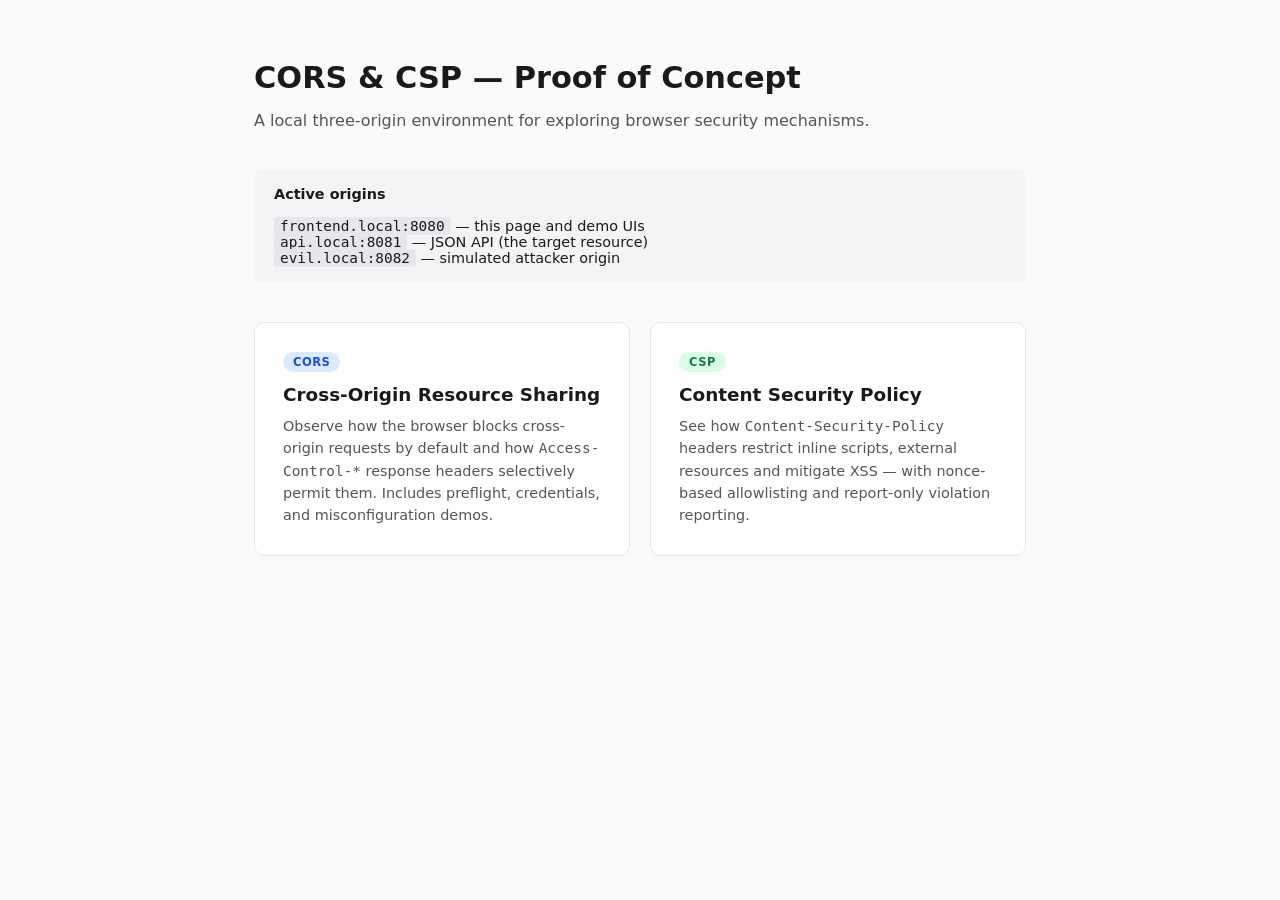
<file: frontend/templates/index.html>
<!DOCTYPE html>
<html lang="en">
<head>
  <meta charset="UTF-8">
  <meta name="viewport" content="width=device-width, initial-scale=1.0">
  <title>CORS &amp; CSP — PoC</title>
  <style>
    *, *::before, *::after { box-sizing: border-box; }
    body {
      font-family: system-ui, -apple-system, sans-serif;
      max-width: 820px;
      margin: 60px auto;
      padding: 0 24px;
      color: #1a1a1a;
      background: #fafafa;
    }
    h1 { font-size: 1.9rem; margin-bottom: .3em; }
    .subtitle { color: #555; margin-bottom: 2.5rem; }
    .origins {
      background: #f3f4f6;
      border-radius: 8px;
      padding: 16px 20px;
      font-size: .9rem;
      margin-bottom: 2.5rem;
    }
    .origins code { background: #e5e7eb; padding: 1px 6px; border-radius: 4px; }
    .cards {
      display: grid;
      grid-template-columns: 1fr 1fr;
      gap: 20px;
    }
    .card {
      border: 1px solid #e5e7eb;
      border-radius: 10px;
      padding: 28px;
      text-decoration: none;
      color: inherit;
      background: #fff;
      transition: box-shadow .15s, border-color .15s;
    }
    .card:hover { box-shadow: 0 4px 16px rgba(0,0,0,.08); border-color: #c7d2fe; }
    .badge {
      display: inline-block;
      font-size: .72rem;
      font-weight: 600;
      letter-spacing: .04em;
      padding: 3px 10px;
      border-radius: 999px;
      margin-bottom: 12px;
      text-transform: uppercase;
    }
    .badge-cors { background: #dbeafe; color: #1d4ed8; }
    .badge-csp  { background: #dcfce7; color: #15803d; }
    .card h2 { margin: 0 0 10px; font-size: 1.15rem; }
    .card p  { margin: 0; color: #555; font-size: .9rem; line-height: 1.55; }
  </style>
</head>
<body>
  <h1>CORS &amp; CSP — Proof of Concept</h1>
  <p class="subtitle">A local three-origin environment for exploring browser security mechanisms.</p>

  <div class="origins">
    <strong>Active origins</strong><br><br>
    <code>frontend.local:8080</code> — this page and demo UIs<br>
    <code>api.local:8081</code> — JSON API (the target resource)<br>
    <code>evil.local:8082</code> — simulated attacker origin
  </div>

  <div class="cards">
    <a href="/cors-demo" class="card">
      <span class="badge badge-cors">CORS</span>
      <h2>Cross-Origin Resource Sharing</h2>
      <p>
        Observe how the browser blocks cross-origin requests by default
        and how <code>Access-Control-*</code> response headers selectively
        permit them. Includes preflight, credentials, and misconfiguration demos.
      </p>
    </a>
    <a href="/csp-demo" class="card">
      <span class="badge badge-csp">CSP</span>
      <h2>Content Security Policy</h2>
      <p>
        See how <code>Content-Security-Policy</code> headers restrict inline
        scripts, external resources and mitigate XSS — with nonce-based
        allowlisting and report-only violation reporting.
      </p>
    </a>
  </div>
</body>
</html>
</file>
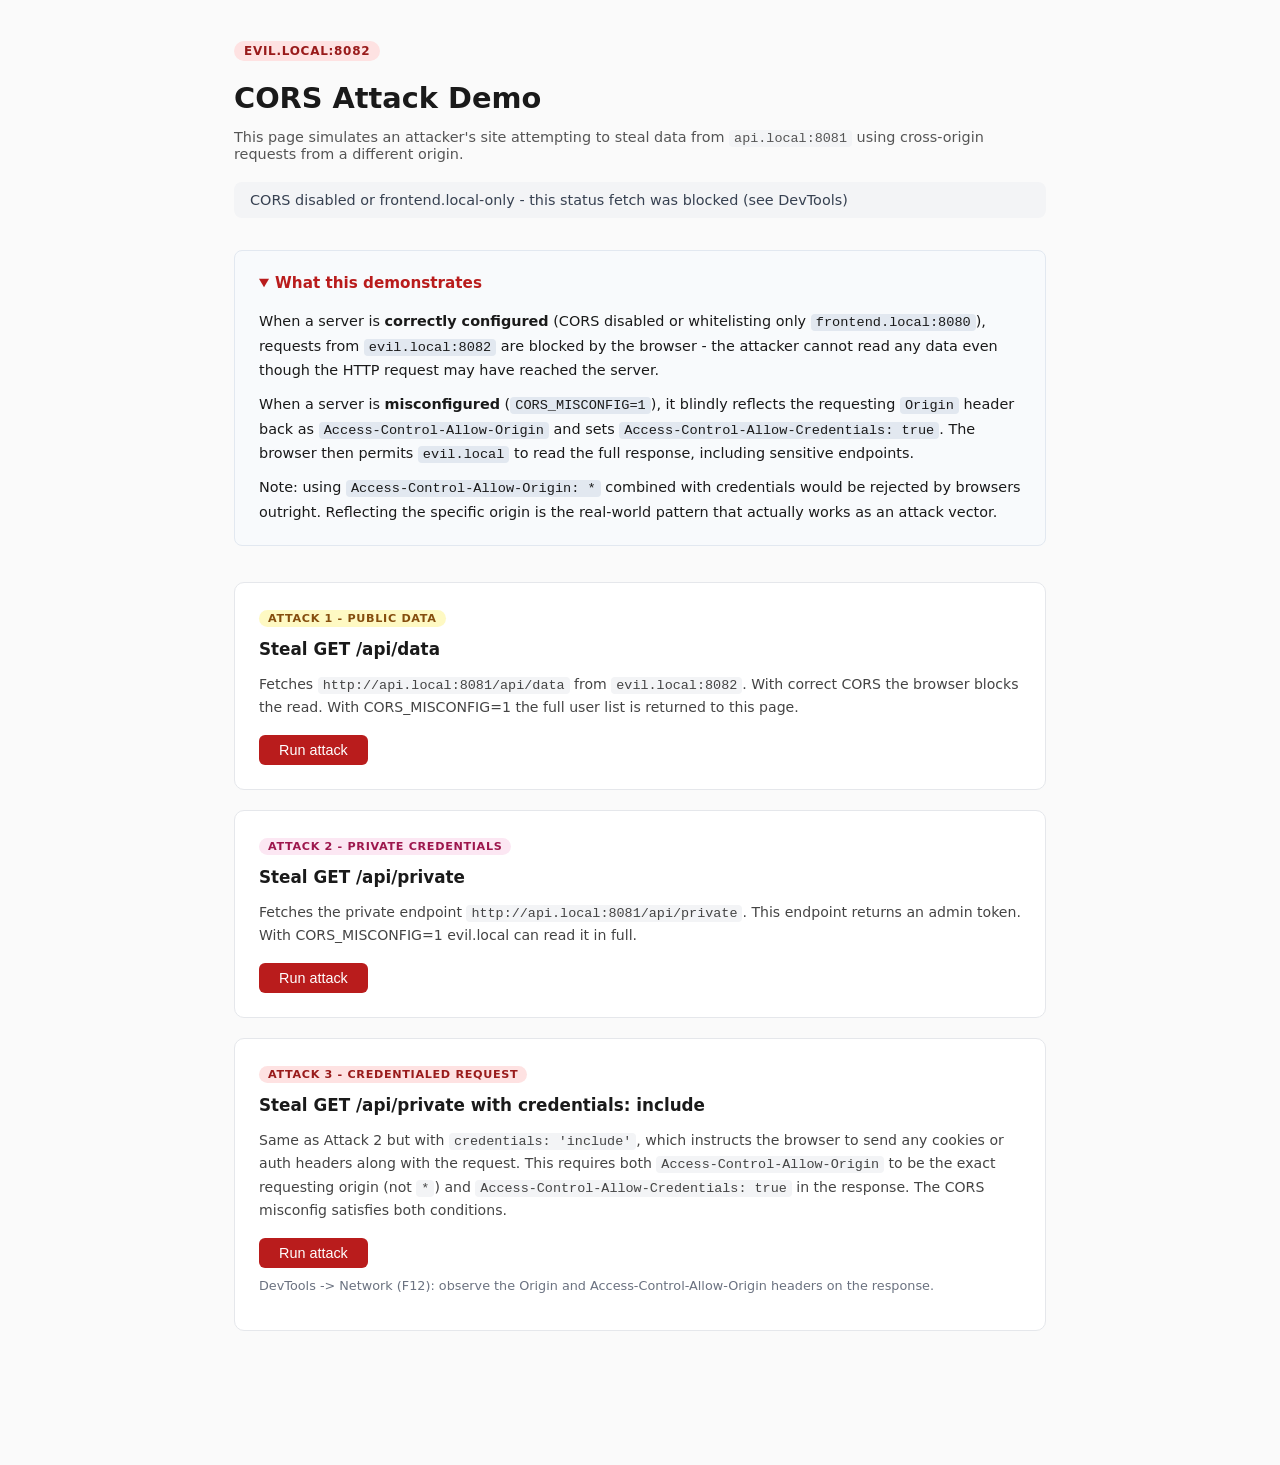
<file: evil/templates/attack.html>
<!DOCTYPE html>
<html lang="en">
<head>
  <meta charset="UTF-8">
  <meta name="viewport" content="width=device-width, initial-scale=1.0">
  <title>evil.local - CORS Attack Demo</title>
  <style>
    *, *::before, *::after { box-sizing: border-box; }

    body {
      font-family: system-ui, -apple-system, sans-serif;
      max-width: 860px;
      margin: 40px auto;
      padding: 0 24px 60px;
      color: #1a1a1a;
      background: #fafafa;
    }

    .site-label {
      display: inline-block;
      font-size: .75rem;
      font-weight: 700;
      letter-spacing: .06em;
      text-transform: uppercase;
      padding: 3px 10px;
      border-radius: 999px;
      background: #fee2e2;
      color: #991b1b;
      margin-bottom: 12px;
    }

    h1 { font-size: 1.8rem; margin: 8px 0 4px; }
    h2 { font-size: 1.05rem; margin: 0 0 10px; }

    .banner {
      padding: 10px 16px;
      border-radius: 8px;
      font-size: .9rem;
      font-weight: 500;
      margin: 20px 0 32px;
    }
    .banner.unknown   { background: #f3f4f6; color: #555; }
    .banner.disabled  { background: #f3f4f6; color: #374151; }
    .banner.enabled   { background: #f3f4f6; color: #374151; }
    .banner.misconfig { background: #fee2e2; color: #991b1b; }

    details.explainer {
      background: #f8fafc;
      border: 1px solid #e2e8f0;
      border-radius: 8px;
      padding: 4px 24px 20px;
      margin-bottom: 36px;
      font-size: .9rem;
      line-height: 1.65;
    }
    details.explainer summary {
      cursor: pointer;
      font-weight: 600;
      font-size: .95rem;
      color: #b91c1c;
      padding: 16px 0 4px;
      user-select: none;
    }
    details.explainer p { margin: 10px 0 0; }
    details.explainer code {
      background: #e2e8f0;
      padding: 1px 5px;
      border-radius: 4px;
      font-size: .85rem;
    }

    .demo-card {
      background: #fff;
      border: 1px solid #e5e7eb;
      border-radius: 10px;
      padding: 24px;
      margin-bottom: 20px;
    }

    .badge {
      display: inline-block;
      font-size: .7rem;
      font-weight: 700;
      letter-spacing: .06em;
      text-transform: uppercase;
      padding: 2px 9px;
      border-radius: 999px;
      margin-bottom: 12px;
    }
    .badge-1 { background: #fef9c3; color: #854d0e; }
    .badge-2 { background: #fce7f3; color: #9d174d; }
    .badge-3 { background: #fee2e2; color: #991b1b; }

    .meta {
      font-size: .88rem;
      color: #444;
      margin-bottom: 16px;
      line-height: 1.6;
    }
    .meta code {
      background: #f3f4f6;
      padding: 1px 5px;
      border-radius: 4px;
      font-size: .84rem;
    }

    button {
      padding: 7px 20px;
      font-size: .9rem;
      border: none;
      border-radius: 6px;
      background: #b91c1c;
      color: #fff;
      cursor: pointer;
      transition: background .15s;
    }
    button:hover { background: #991b1b; }
    button:disabled { background: #fca5a5; cursor: default; }

    .result {
      display: none;
      margin-top: 14px;
      background: #f8fafc;
      border: 1px solid #e2e8f0;
      border-left: 4px solid #cbd5e1;
      border-radius: 0 6px 6px 0;
      padding: 14px 16px;
      font-family: 'Menlo', 'Consolas', monospace;
      font-size: .82rem;
      line-height: 1.7;
      white-space: pre-wrap;
      word-break: break-all;
    }
    .result.visible { display: block; }
    .result.success { border-left-color: #ef4444; }
    .result.blocked { border-left-color: #22c55e; }

    .hint { font-size: .8rem; color: #6b7280; margin-top: 10px; }
  </style>
</head>
<body>

  <span class="site-label">evil.local:8082</span>
  <h1>CORS Attack Demo</h1>
  <p style="color:#555;font-size:.9rem;margin-bottom:0">
    This page simulates an attacker's site attempting to steal data from
    <code style="background:#f3f4f6;padding:1px 5px;border-radius:4px;font-size:.84rem">api.local:8081</code>
    using cross-origin requests from a different origin.
  </p>

  <div id="banner" class="banner unknown">Checking API CORS mode...</div>

  <details class="explainer" open>
    <summary>What this demonstrates</summary>
    <p>
      When a server is <strong>correctly configured</strong> (CORS disabled or
      whitelisting only <code>frontend.local:8080</code>), requests from
      <code>evil.local:8082</code> are blocked by the browser - the attacker
      cannot read any data even though the HTTP request may have reached the server.
    </p>
    <p>
      When a server is <strong>misconfigured</strong> (<code>CORS_MISCONFIG=1</code>),
      it blindly reflects the requesting <code>Origin</code> header back as
      <code>Access-Control-Allow-Origin</code> and sets
      <code>Access-Control-Allow-Credentials: true</code>. The browser then permits
      <code>evil.local</code> to read the full response, including sensitive endpoints.
    </p>
    <p>
      Note: using <code>Access-Control-Allow-Origin: *</code> combined with credentials
      would be rejected by browsers outright. Reflecting the specific origin is the
      real-world pattern that actually works as an attack vector.
    </p>
  </details>

  <!-- Attack 1 -->
  <div class="demo-card">
    <span class="badge badge-1">Attack 1 - Public data</span>
    <h2>Steal GET /api/data</h2>
    <p class="meta">
      Fetches <code>http://api.local:8081/api/data</code> from <code>evil.local:8082</code>.
      With correct CORS the browser blocks the read. With CORS_MISCONFIG=1 the full
      user list is returned to this page.
    </p>
    <button onclick="runAttack1(this)">Run attack</button>
    <pre id="result-1" class="result"></pre>
  </div>

  <!-- Attack 2 -->
  <div class="demo-card">
    <span class="badge badge-2">Attack 2 - Private credentials</span>
    <h2>Steal GET /api/private</h2>
    <p class="meta">
      Fetches the private endpoint <code>http://api.local:8081/api/private</code>.
      This endpoint returns an admin token. With CORS_MISCONFIG=1 evil.local
      can read it in full.
    </p>
    <button onclick="runAttack2(this)">Run attack</button>
    <pre id="result-2" class="result"></pre>
  </div>

  <!-- Attack 3 -->
  <div class="demo-card">
    <span class="badge badge-3">Attack 3 - Credentialed request</span>
    <h2>Steal GET /api/private with credentials: include</h2>
    <p class="meta">
      Same as Attack 2 but with <code>credentials: 'include'</code>, which instructs
      the browser to send any cookies or auth headers along with the request.
      This requires both <code>Access-Control-Allow-Origin</code> to be the exact
      requesting origin (not <code>*</code>) and
      <code>Access-Control-Allow-Credentials: true</code> in the response.
      The CORS misconfig satisfies both conditions.
    </p>
    <button onclick="runAttack3(this)">Run attack</button>
    <pre id="result-3" class="result"></pre>
    <p class="hint">DevTools -&gt; Network (F12): observe the Origin and
      Access-Control-Allow-Origin headers on the response.</p>
  </div>

  <script>
    const API = 'http://api.local:8081';

    // Banner: fetching cors-config from evil.local is itself cross-origin.
    // It only succeeds when the API reflects evil.local as an allowed origin.
    (async () => {
      const el = document.getElementById('banner');
      try {
        const { cors } = await fetch(`${API}/api/cors-config`).then(r => r.json());
        const states = {
          disabled:  ['disabled',  'CORS disabled - requests from evil.local will be blocked'],
          enabled:   ['enabled',   'CORS enabled for frontend.local only - evil.local is still blocked'],
          misconfig: ['misconfig', 'CORS misconfigured - api.local reflects any origin, attacks will succeed'],
        };
        const [cls, text] = states[cors] ?? ['unknown', `cors: ${cors}`];
        el.className = `banner ${cls}`;
        el.textContent = text;
      } catch {
        el.className = 'banner disabled';
        el.textContent = 'CORS disabled or frontend.local-only - this status fetch was blocked (see DevTools)';
      }
    })();

    function show(id, stolen, text) {
      const el = document.getElementById(id);
      el.className = `result visible ${stolen ? 'success' : 'blocked'}`;
      el.textContent = text;
    }

    async function runAttack1(btn) {
      btn.disabled = true;
      const url = `${API}/api/data`;
      try {
        const r    = await fetch(url);
        const body = await r.json();
        show('result-1', true,
          '[DATA STOLEN]\n' +
          `  URL    : ${url}\n` +
          `  Status : ${r.status}\n` +
          `  Body   : ${JSON.stringify(body, null, 2)}`
        );
      } catch (e) {
        show('result-1', false,
          '[BLOCKED] Browser enforced CORS policy\n' +
          `  URL      : ${url}\n` +
          `  JS error : ${e.message}\n\n` +
          '  evil.local cannot read this response.'
        );
      } finally {
        btn.disabled = false;
      }
    }

    async function runAttack2(btn) {
      btn.disabled = true;
      const url = `${API}/api/private`;
      try {
        const r    = await fetch(url);
        const body = await r.json();
        show('result-2', true,
          '[CREDENTIALS STOLEN]\n' +
          `  URL    : ${url}\n` +
          `  Status : ${r.status}\n` +
          `  Body   : ${JSON.stringify(body, null, 2)}`
        );
      } catch (e) {
        show('result-2', false,
          '[BLOCKED] Browser enforced CORS policy\n' +
          `  URL      : ${url}\n` +
          `  JS error : ${e.message}\n\n` +
          '  evil.local cannot read this response.'
        );
      } finally {
        btn.disabled = false;
      }
    }

    async function runAttack3(btn) {
      btn.disabled = true;
      const url = `${API}/api/private`;
      try {
        const r    = await fetch(url, { credentials: 'include' });
        const body = await r.json();
        show('result-3', true,
          '[CREDENTIALED THEFT]\n' +
          `  URL         : ${url}\n` +
          '  Credentials : include (cookies and auth headers sent)\n' +
          `  Status      : ${r.status}\n` +
          `  Body        : ${JSON.stringify(body, null, 2)}\n\n` +
          '  Access-Control-Allow-Origin matched the requesting origin.\n' +
          '  Access-Control-Allow-Credentials: true was present.\n' +
          '  The browser permitted evil.local to read the credentialed response.'
        );
      } catch (e) {
        show('result-3', false,
          '[BLOCKED] Browser enforced CORS policy\n' +
          `  URL         : ${url}\n` +
          '  Credentials : include\n' +
          `  JS error    : ${e.message}\n\n` +
          '  For credentialed requests the browser requires the response to carry\n' +
          '  Access-Control-Allow-Origin set to the exact requesting origin (not *)\n' +
          '  and Access-Control-Allow-Credentials: true. Neither condition was met.'
        );
      } finally {
        btn.disabled = false;
      }
    }
  </script>

</body>
</html>
</file>
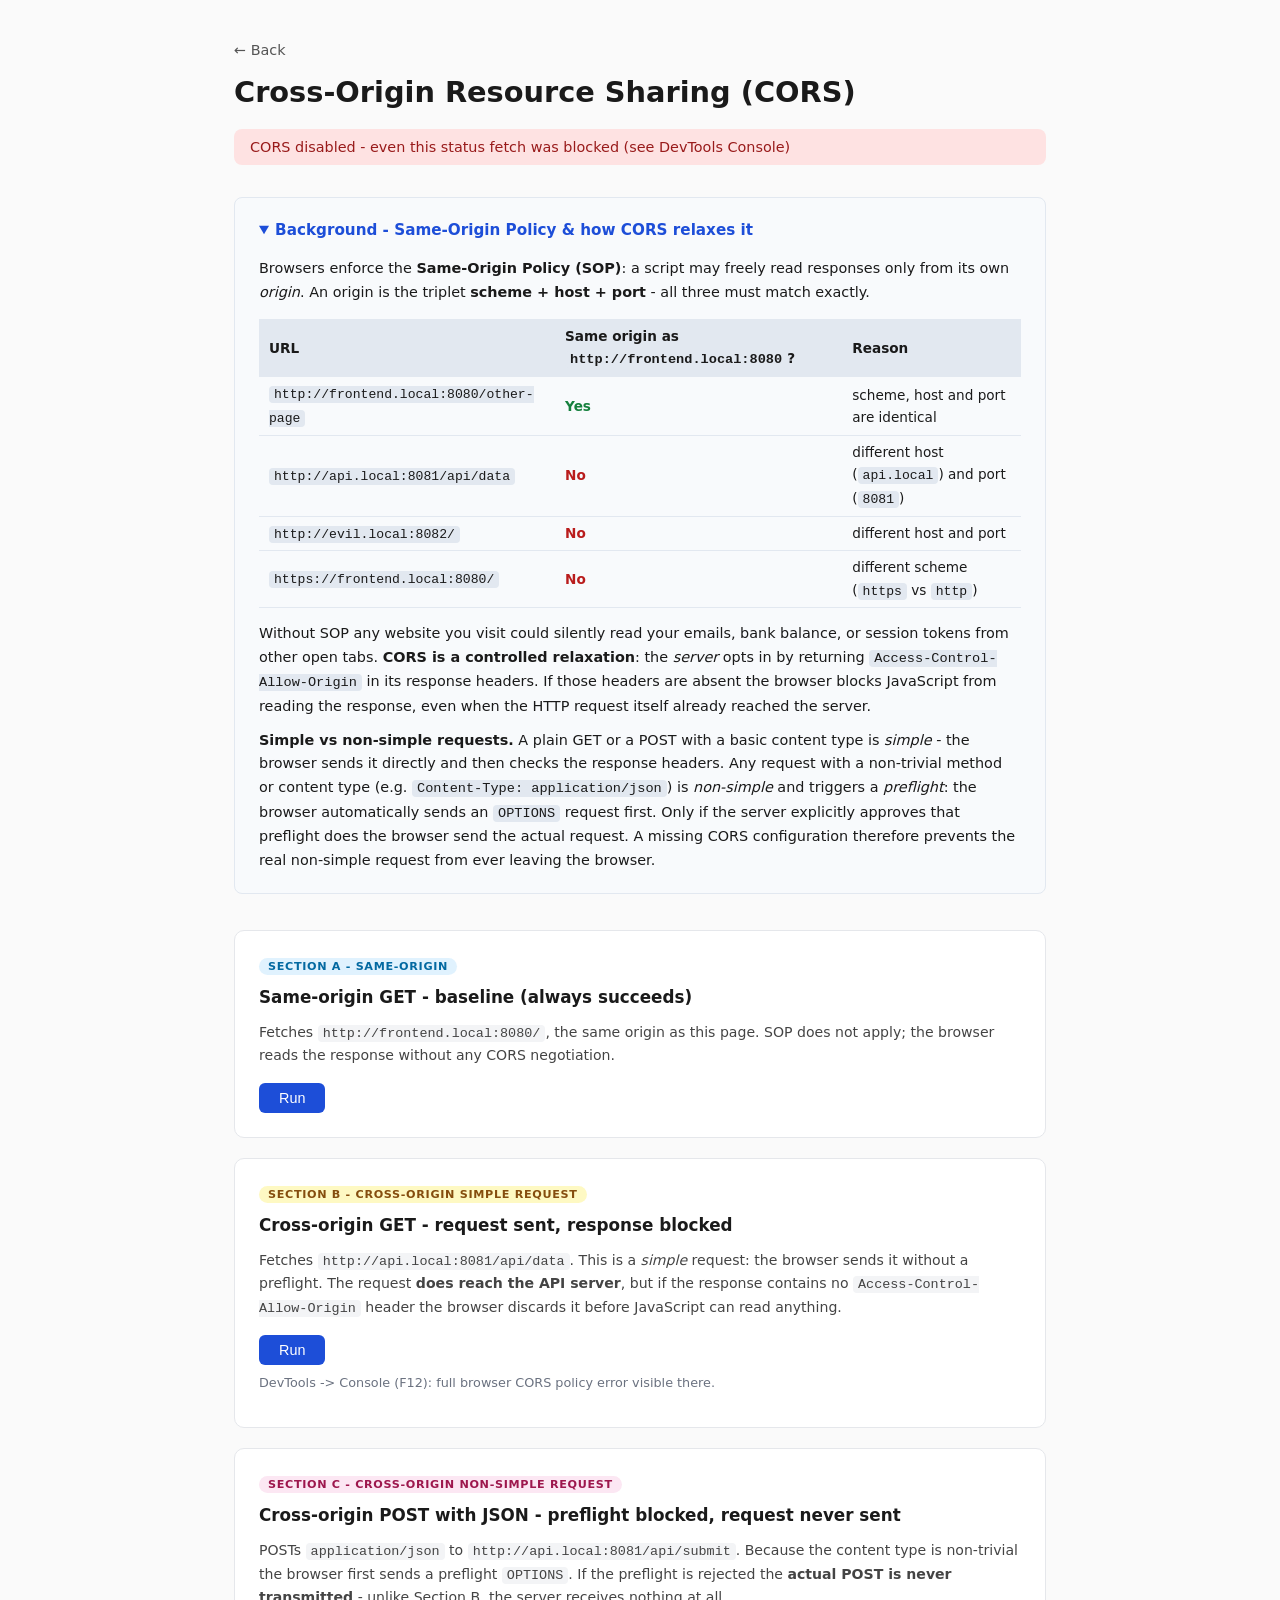
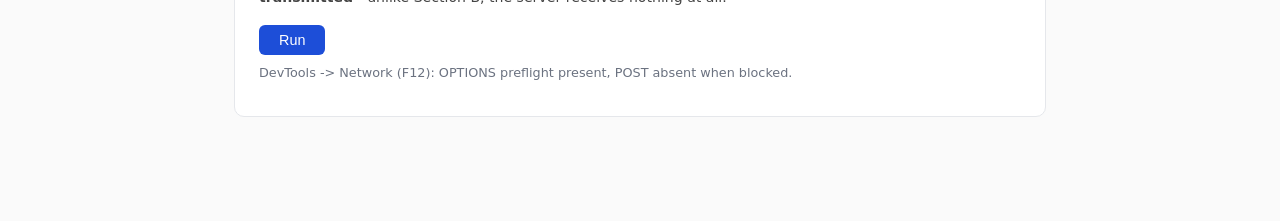
<file: frontend/templates/cors_demo.html>
<!DOCTYPE html>
<html lang="en">
<head>
  <meta charset="UTF-8">
  <meta name="viewport" content="width=device-width, initial-scale=1.0">
  <title>CORS Demo</title>
  <style>
    *, *::before, *::after { box-sizing: border-box; }

    body {
      font-family: system-ui, -apple-system, sans-serif;
      max-width: 860px;
      margin: 40px auto;
      padding: 0 24px 60px;
      color: #1a1a1a;
      background: #fafafa;
    }

    a.back { color: #555; text-decoration: none; font-size: .9rem; }
    a.back:hover { color: #1a1a1a; }

    h1 { font-size: 1.8rem; margin: 16px 0 4px; }
    h2 { font-size: 1.05rem; margin: 0 0 10px; }

    .banner {
      display: flex;
      align-items: center;
      gap: 10px;
      padding: 10px 16px;
      border-radius: 8px;
      font-size: .9rem;
      font-weight: 500;
      margin: 20px 0 32px;
    }
    .banner.unknown   { background: #f3f4f6; color: #555; }
    .banner.disabled  { background: #fee2e2; color: #991b1b; }
    .banner.enabled   { background: #dcfce7; color: #166534; }
    .banner.misconfig { background: #fef3c7; color: #92400e; }

    details.explainer {
      background: #f8fafc;
      border: 1px solid #e2e8f0;
      border-radius: 8px;
      padding: 4px 24px 20px;
      margin-bottom: 36px;
      font-size: .9rem;
      line-height: 1.65;
    }
    details.explainer summary {
      cursor: pointer;
      font-weight: 600;
      font-size: .95rem;
      color: #1d4ed8;
      padding: 16px 0 4px;
      user-select: none;
    }
    details.explainer p { margin: 10px 0 0; }
    details.explainer code {
      background: #e2e8f0;
      padding: 1px 5px;
      border-radius: 4px;
      font-size: .85rem;
    }

    .origin-table {
      width: 100%;
      border-collapse: collapse;
      margin: 14px 0;
      font-size: .85rem;
    }
    .origin-table th {
      text-align: left;
      padding: 6px 10px;
      background: #e2e8f0;
    }
    .origin-table td { padding: 5px 10px; border-bottom: 1px solid #e2e8f0; }
    .origin-table td code { font-size: .82rem; }
    .same { color: #15803d; font-weight: 600; }
    .diff { color: #b91c1c; font-weight: 600; }

    .demo-card {
      background: #fff;
      border: 1px solid #e5e7eb;
      border-radius: 10px;
      padding: 24px;
      margin-bottom: 20px;
    }

    .badge {
      display: inline-block;
      font-size: .7rem;
      font-weight: 700;
      letter-spacing: .06em;
      text-transform: uppercase;
      padding: 2px 9px;
      border-radius: 999px;
      margin-bottom: 12px;
    }
    .badge-a { background: #e0f2fe; color: #0369a1; }
    .badge-b { background: #fef9c3; color: #854d0e; }
    .badge-c { background: #fce7f3; color: #9d174d; }

    .meta {
      font-size: .88rem;
      color: #444;
      margin-bottom: 16px;
      line-height: 1.6;
    }
    .meta code {
      background: #f3f4f6;
      padding: 1px 5px;
      border-radius: 4px;
      font-size: .84rem;
    }

    button {
      padding: 7px 20px;
      font-size: .9rem;
      border: none;
      border-radius: 6px;
      background: #1d4ed8;
      color: #fff;
      cursor: pointer;
      transition: background .15s;
    }
    button:hover { background: #1e40af; }
    button:disabled { background: #93c5fd; cursor: default; }

    .result {
      display: none;
      margin-top: 14px;
      background: #f8fafc;
      border: 1px solid #e2e8f0;
      border-left: 4px solid #cbd5e1;
      border-radius: 0 6px 6px 0;
      padding: 14px 16px;
      font-family: 'Menlo', 'Consolas', monospace;
      font-size: .82rem;
      line-height: 1.7;
      white-space: pre-wrap;
      word-break: break-all;
    }
    .result.visible { display: block; }
    .result.success { border-left-color: #22c55e; }
    .result.error   { border-left-color: #ef4444; }

    .hint {
      font-size: .8rem;
      color: #6b7280;
      margin-top: 10px;
    }
  </style>
</head>
<body>

  <a class="back" href="/">&#8592; Back</a>
  <h1>Cross-Origin Resource Sharing (CORS)</h1>

  <div id="banner" class="banner unknown">Checking API CORS mode...</div>

  <details class="explainer" open>
    <summary>Background - Same-Origin Policy &amp; how CORS relaxes it</summary>

    <p>
      Browsers enforce the <strong>Same-Origin Policy (SOP)</strong>: a script may freely
      read responses only from its own <em>origin</em>. An origin is the triplet
      <strong>scheme + host + port</strong> - all three must match exactly.
    </p>

    <table class="origin-table">
      <tr>
        <th>URL</th>
        <th>Same origin as <code>http://frontend.local:8080</code>?</th>
        <th>Reason</th>
      </tr>
      <tr>
        <td><code>http://frontend.local:8080/other-page</code></td>
        <td class="same">Yes</td>
        <td>scheme, host and port are identical</td>
      </tr>
      <tr>
        <td><code>http://api.local:8081/api/data</code></td>
        <td class="diff">No</td>
        <td>different host (<code>api.local</code>) and port (<code>8081</code>)</td>
      </tr>
      <tr>
        <td><code>http://evil.local:8082/</code></td>
        <td class="diff">No</td>
        <td>different host and port</td>
      </tr>
      <tr>
        <td><code>https://frontend.local:8080/</code></td>
        <td class="diff">No</td>
        <td>different scheme (<code>https</code> vs <code>http</code>)</td>
      </tr>
    </table>

    <p>
      Without SOP any website you visit could silently read your emails, bank balance,
      or session tokens from other open tabs. <strong>CORS is a controlled relaxation</strong>:
      the <em>server</em> opts in by returning <code>Access-Control-Allow-Origin</code>
      in its response headers. If those headers are absent the browser blocks JavaScript
      from reading the response, even when the HTTP request itself already reached
      the server.
    </p>

    <p>
      <strong>Simple vs non-simple requests.</strong>
      A plain GET or a POST with a basic content type is <em>simple</em> - the browser
      sends it directly and then checks the response headers. Any request with a
      non-trivial method or content type (e.g. <code>Content-Type: application/json</code>)
      is <em>non-simple</em> and triggers a <em>preflight</em>: the browser automatically
      sends an <code>OPTIONS</code> request first. Only if the server explicitly approves
      that preflight does the browser send the actual request. A missing CORS configuration
      therefore prevents the real non-simple request from ever leaving the browser.
    </p>
  </details>

  <!-- Section A -->
  <div class="demo-card">
    <span class="badge badge-a">Section A - Same-origin</span>
    <h2>Same-origin GET - baseline (always succeeds)</h2>
    <p class="meta">
      Fetches <code>http://frontend.local:8080/</code>, the same origin as this page.
      SOP does not apply; the browser reads the response without any CORS negotiation.
    </p>
    <button onclick="runA(this)">Run</button>
    <pre id="result-a" class="result"></pre>
  </div>

  <!-- Section B -->
  <div class="demo-card">
    <span class="badge badge-b">Section B - Cross-origin simple request</span>
    <h2>Cross-origin GET - request sent, response blocked</h2>
    <p class="meta">
      Fetches <code>http://api.local:8081/api/data</code>. This is a <em>simple</em>
      request: the browser sends it without a preflight. The request
      <strong>does reach the API server</strong>, but if the response contains no
      <code>Access-Control-Allow-Origin</code> header the browser discards it before
      JavaScript can read anything.
    </p>
    <button onclick="runB(this)">Run</button>
    <pre id="result-b" class="result"></pre>
    <p class="hint">DevTools -&gt; Console (F12): full browser CORS policy error visible there.</p>
  </div>

  <!-- Section C -->
  <div class="demo-card">
    <span class="badge badge-c">Section C - Cross-origin non-simple request</span>
    <h2>Cross-origin POST with JSON - preflight blocked, request never sent</h2>
    <p class="meta">
      POSTs <code>application/json</code> to <code>http://api.local:8081/api/submit</code>.
      Because the content type is non-trivial the browser first sends a preflight
      <code>OPTIONS</code>. If the preflight is rejected the
      <strong>actual POST is never transmitted</strong> - unlike Section B, the server
      receives nothing at all.
    </p>
    <button onclick="runC(this)">Run</button>
    <pre id="result-c" class="result"></pre>
    <p class="hint">DevTools -&gt; Network (F12): OPTIONS preflight present, POST absent when blocked.</p>
  </div>

  <script>
    const API  = 'http://api.local:8081';
    const SELF = 'http://frontend.local:8080';

    // CORS mode banner
    (async () => {
      const el = document.getElementById('banner');
      try {
        const { cors } = await fetch(`${API}/api/cors-config`).then(r => r.json());
        const states = {
          disabled:  ['disabled',  'CORS disabled - cross-origin requests will be blocked by the browser'],
          enabled:   ['enabled',   'CORS enabled - api.local accepts requests from frontend.local'],
          misconfig: ['misconfig', 'CORS misconfigured - api.local reflects any origin (attack demo mode)'],
        };
        const [cls, text] = states[cors] ?? ['unknown', `cors: ${cors}`];
        el.className = `banner ${cls}`;
        el.textContent = text;
      } catch {
        // The cors-config fetch is itself cross-origin, so it will be blocked
        // when CORS is disabled - a live demonstration of SOP in action.
        el.className = 'banner disabled';
        el.textContent = 'CORS disabled - even this status fetch was blocked (see DevTools Console)';
      }
    })();

    // Shared display helper
    function show(id, success, text) {
      const el = document.getElementById(id);
      el.className = `result visible ${success ? 'success' : 'error'}`;
      el.textContent = text;
    }

    // Section A
    async function runA(btn) {
      btn.disabled = true;
      try {
        const r = await fetch(`${SELF}/`);
        show('result-a', true,
          '[OK]\n' +
          `  URL    : ${SELF}/\n` +
          `  Method : GET\n` +
          `  Status : ${r.status} ${r.statusText}\n` +
          '  SOP    : not involved - same-origin requests bypass the policy entirely'
        );
      } catch (e) {
        show('result-a', false, `[ERROR] Unexpected error\n  ${e.message}`);
      } finally {
        btn.disabled = false;
      }
    }

    // Section B
    async function runB(btn) {
      btn.disabled = true;
      const url = `${API}/api/data`;
      try {
        const r    = await fetch(url);
        const body = await r.json();
        show('result-b', true,
          '[OK] CORS is enabled\n' +
          `  URL    : ${url}\n` +
          `  Status : ${r.status} ${r.statusText}\n` +
          `  Body   : ${JSON.stringify(body, null, 2)}`
        );
      } catch (e) {
        show('result-b', false,
          '[BLOCKED] SOP enforcement\n' +
          `  URL      : ${url}\n` +
          '  Method   : GET  (simple request, sent without preflight)\n' +
          `  JS error : ${e.message}\n\n` +
          '  The GET request did reach the API server.\n' +
          '  The server replied, but the response contained no\n' +
          '  Access-Control-Allow-Origin header. The browser\n' +
          '  discarded the response before JavaScript could read it.\n\n' +
          '  Full CORS error message: DevTools Console'
        );
      } finally {
        btn.disabled = false;
      }
    }

    // Section C
    async function runC(btn) {
      btn.disabled = true;
      const url = `${API}/api/submit`;
      try {
        const r    = await fetch(url, {
          method:  'POST',
          headers: { 'Content-Type': 'application/json' },
          body:    JSON.stringify({ demo: true, section: 'C' }),
        });
        const body = await r.json();
        show('result-c', true,
          '[OK] CORS is enabled\n' +
          `  URL    : ${url}\n` +
          '  Method : POST  (Content-Type: application/json)\n' +
          `  Status : ${r.status} ${r.statusText}\n` +
          `  Body   : ${JSON.stringify(body, null, 2)}`
        );
      } catch (e) {
        show('result-c', false,
          '[BLOCKED] Preflight rejected - actual POST was never sent\n' +
          `  URL      : ${url}\n` +
          '  Method   : POST  (Content-Type: application/json, non-simple)\n' +
          `  JS error : ${e.message}\n\n` +
          `  The browser sent OPTIONS ${url} first.\n` +
          '  The server returned no CORS headers on the preflight,\n' +
          '  so the browser rejected it. The POST body was never\n' +
          '  transmitted - the server received nothing at all.\n\n' +
          '  DevTools Network: OPTIONS request present, POST absent'
        );
      } finally {
        btn.disabled = false;
      }
    }
  </script>

</body>
</html>
</file>
